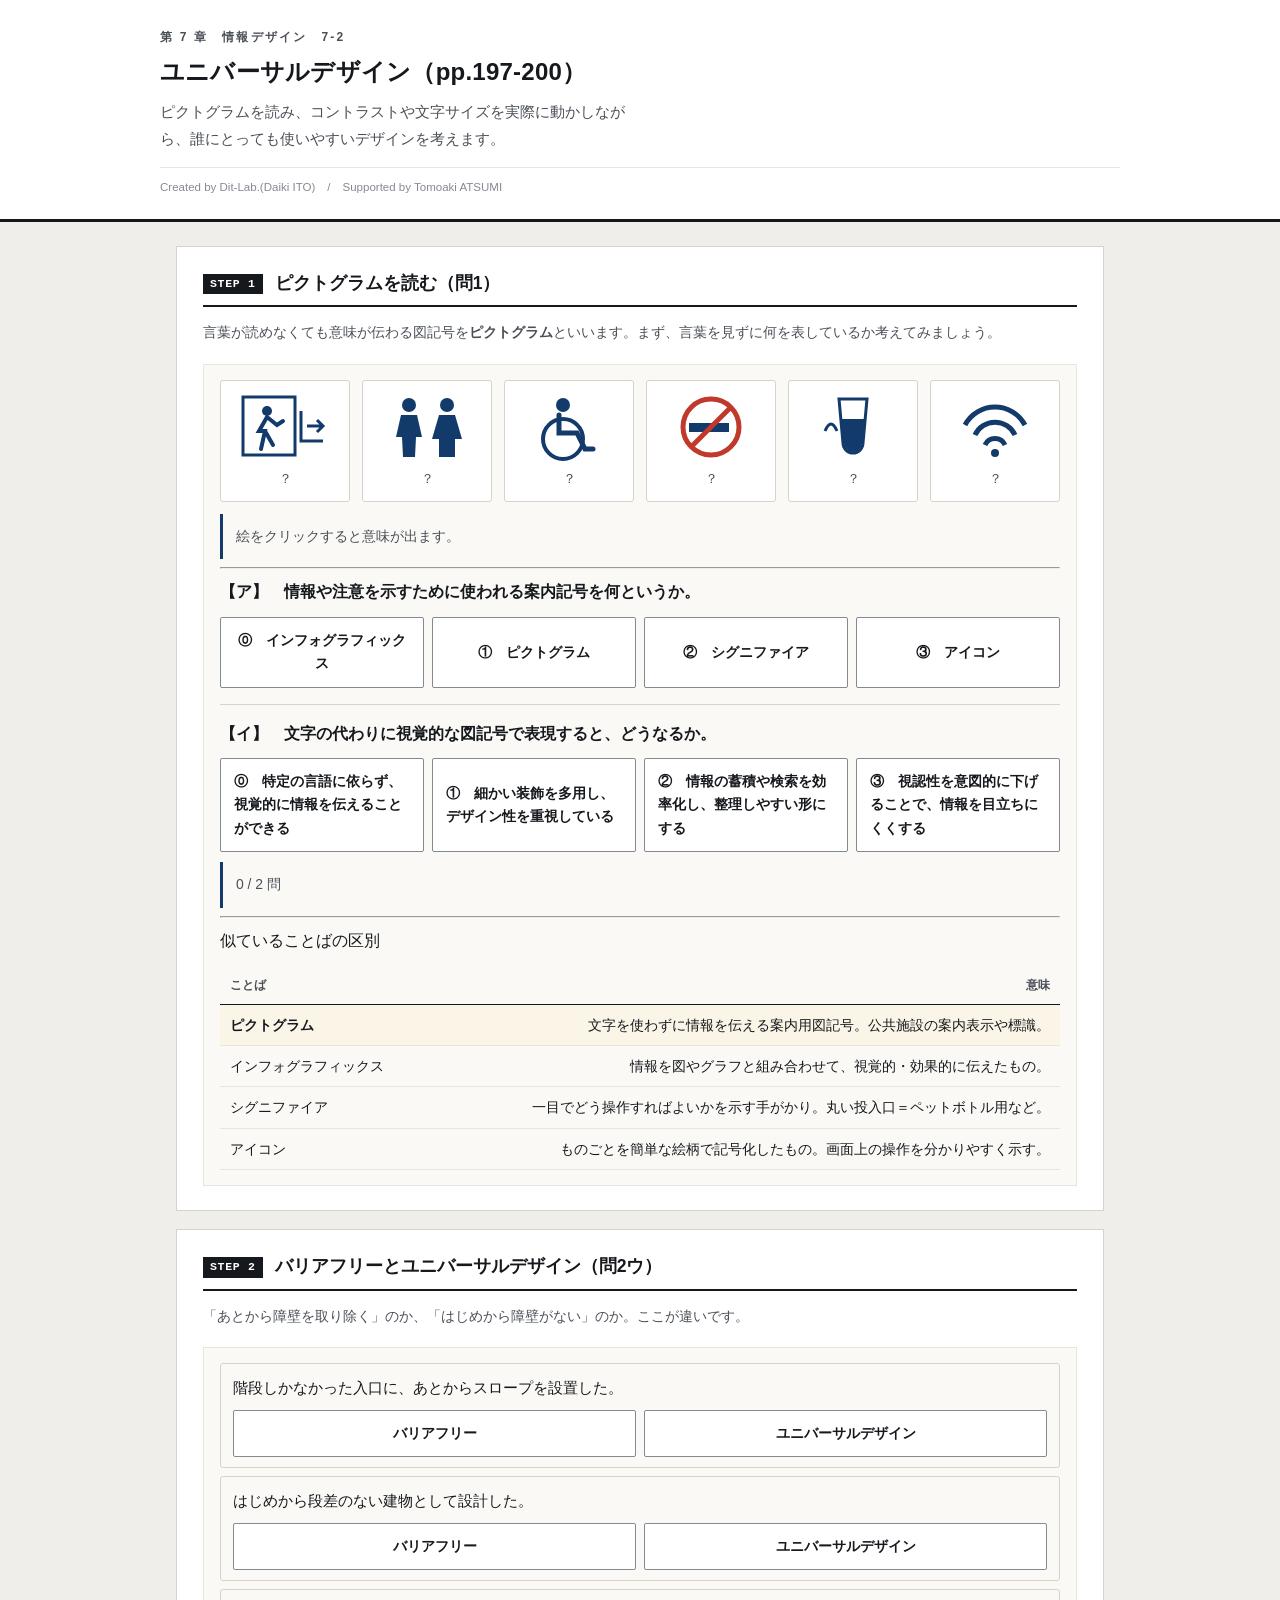
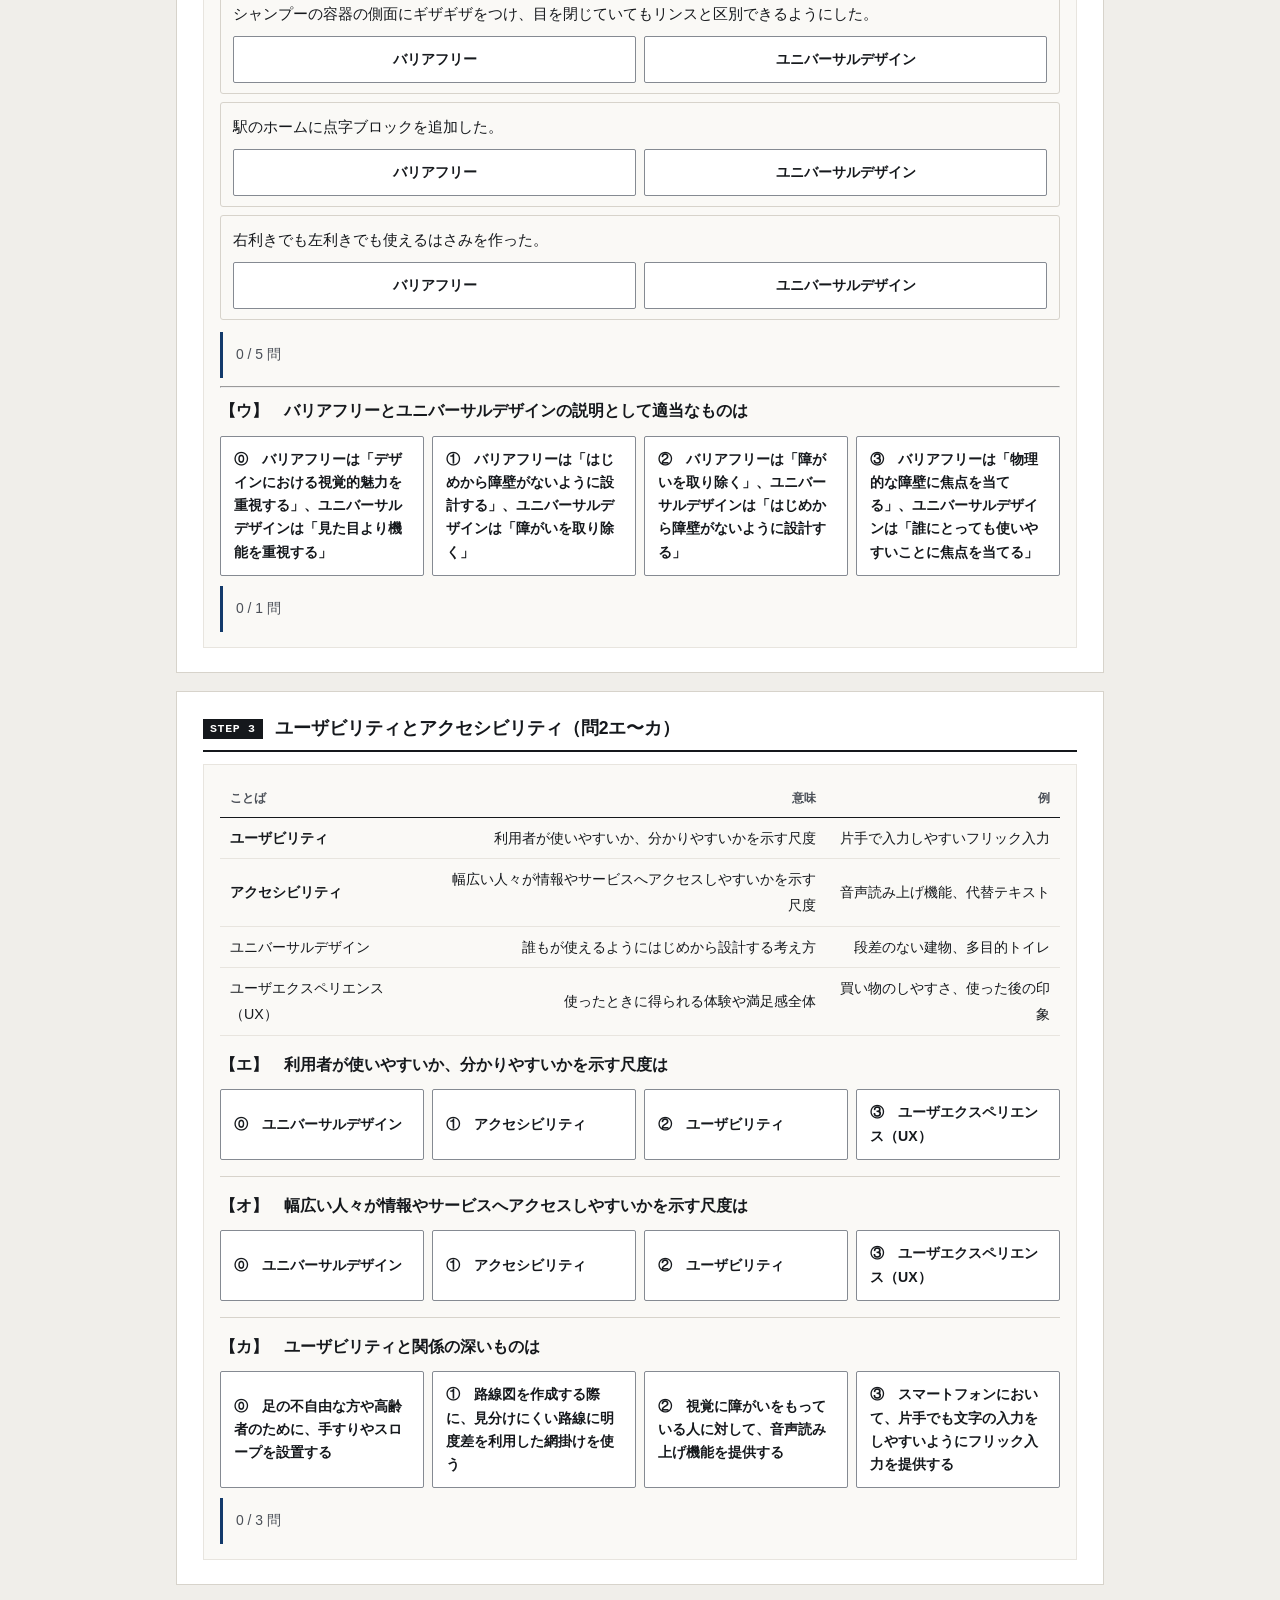
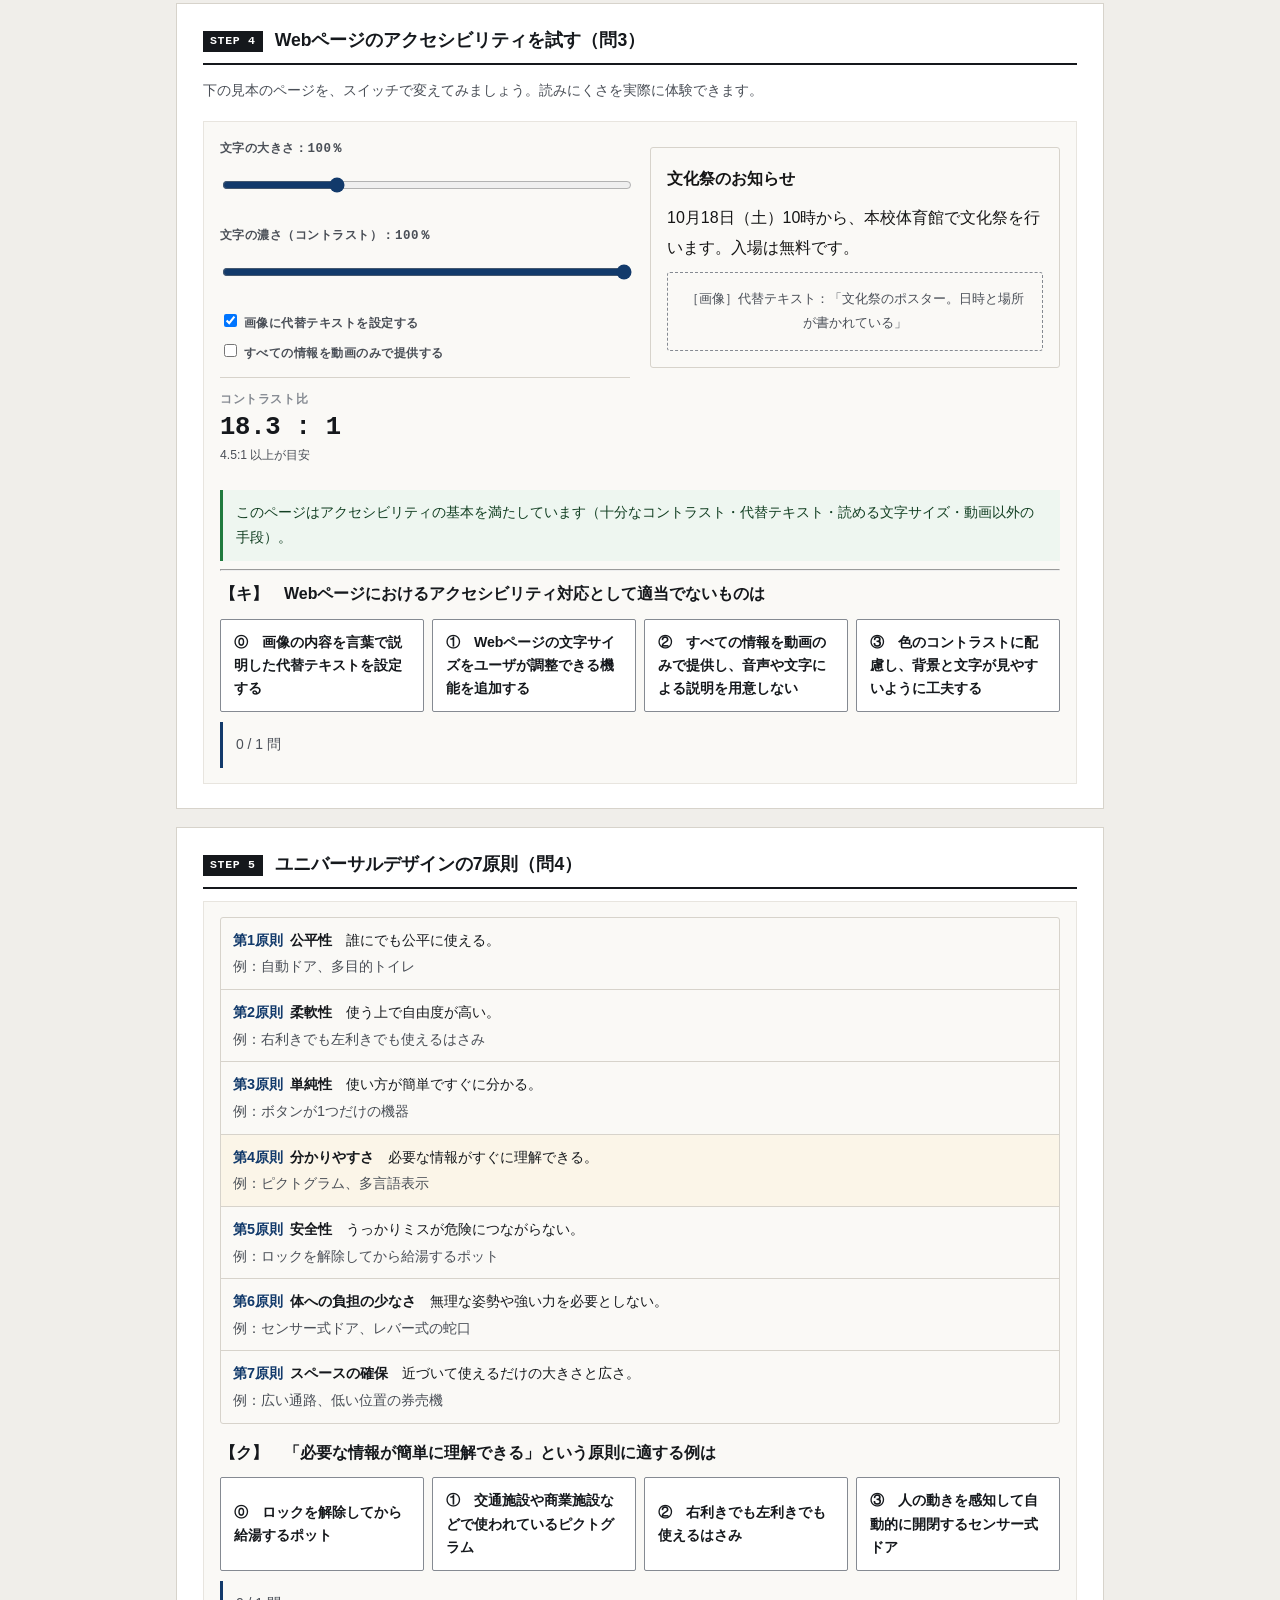
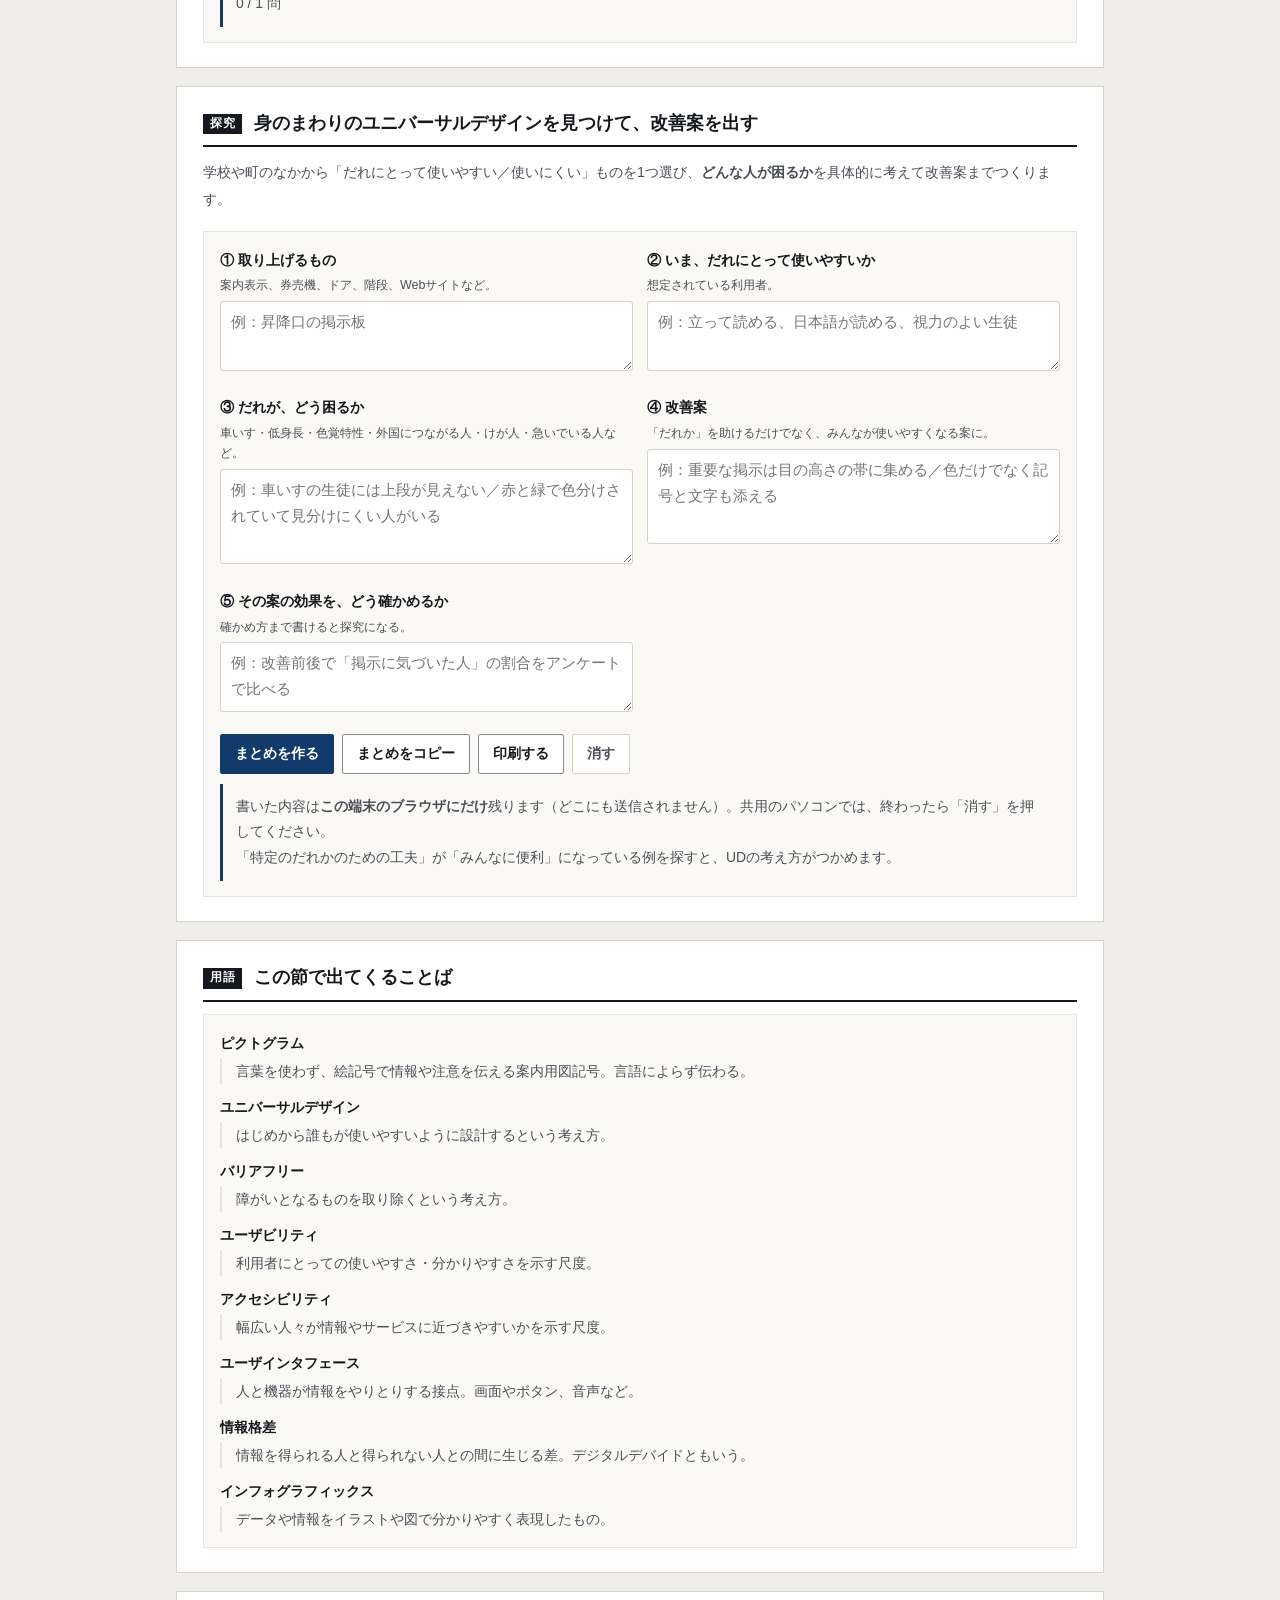
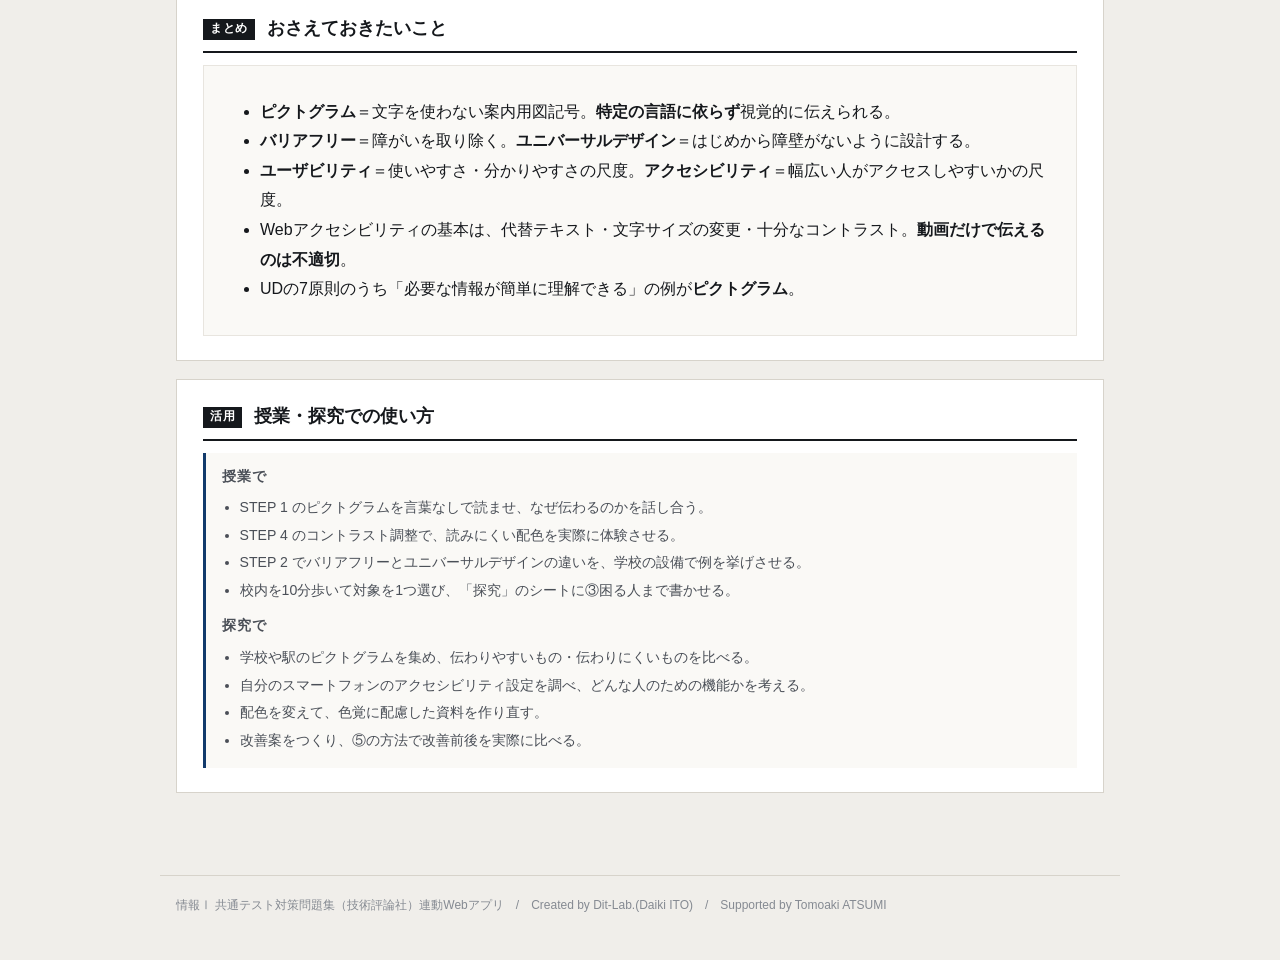
<file: index.html>
<!DOCTYPE html>
<html lang="ja">
<head>
<meta charset="UTF-8">
<meta name="viewport" content="width=device-width, initial-scale=1.0">
<title>ユニバーサルデザイン｜情報Ⅰ共通テスト対策問題集</title>
<meta name="description" content="ピクトグラムを読み、コントラストや文字サイズを実際に動かしながら、誰にとっても使いやすいデザインを考えます。">
<link rel="icon" href="data:image/svg+xml,%3Csvg xmlns=%22http://www.w3.org/2000/svg%22 viewBox=%220 0 32 32%22%3E%3Crect width=%2232%22 height=%2232%22 fill=%22%2315181c%22/%3E%3Ctext x=%2216%22 y=%2222%22 font-size=%2218%22 font-family=%22monospace%22 fill=%22%23fff%22 text-anchor=%22middle%22%3E01%3C/text%3E%3C/svg%3E">
<link rel="stylesheet" href="css/style.css?v=88681cd4">
<link rel="stylesheet" href="css/app.css?v=06a4de82">
</head>
<body>

<header class="app-header">
  <div class="inner">
    <span class="eyebrow">第 7 章　情報デザイン　7-2</span>
    <h1>ユニバーサルデザイン（pp.197-200）</h1>
    <p class="lead">ピクトグラムを読み、コントラストや文字サイズを実際に動かしながら、誰にとっても使いやすいデザインを考えます。</p>
    <p class="credit">Created by Dit-Lab.(Daiki ITO)　/　Supported by Tomoaki ATSUMI</p>
  </div>
</header>

<main class="wrap">
  <section class="step" id="step1">
    <h2><span class="no">STEP 1</span>ピクトグラムを読む（問1）</h2>
    <p class="desc">言葉が読めなくても意味が伝わる図記号を<strong>ピクトグラム</strong>といいます。まず、言葉を見ずに何を表しているか考えてみましょう。</p>
    <div class="panel">
      <div class="pictos" id="pictoBox"></div>
      <div class="note info" id="pictoNote" style="margin-top:12px">絵をクリックすると意味が出ます。</div>
      <hr class="sep">
      <div id="q1Box"></div>
      <div class="note" id="q1Note" style="margin-top:10px"></div>
      <hr class="sep">
      <p class="qhead">似ていることばの区別</p>
      <div class="tbl-scroll"><table class="tbl" id="termTable"></table></div>
    </div>
  </section>

  <section class="step" id="step2">
    <h2><span class="no">STEP 2</span>バリアフリーとユニバーサルデザイン（問2ウ）</h2>
    <p class="desc">「あとから障壁を取り除く」のか、「はじめから障壁がない」のか。ここが違いです。</p>
    <div class="panel">
      <div id="udBox"></div>
      <div class="note" id="udNote" style="margin-top:12px"></div>
      <hr class="sep">
      <div id="q2Box"></div>
      <div class="note" id="q2Note" style="margin-top:10px"></div>
    </div>
  </section>

  <section class="step" id="step3">
    <h2><span class="no">STEP 3</span>ユーザビリティとアクセシビリティ（問2エ〜カ）</h2>
    <div class="panel">
      <div class="tbl-scroll"><table class="tbl" id="uaTable"></table></div>
      <div id="q3Box" style="margin-top:14px"></div>
      <div class="note" id="q3Note" style="margin-top:10px"></div>
    </div>
  </section>

  <section class="step" id="step4">
    <h2><span class="no">STEP 4</span>Webページのアクセシビリティを試す（問3）</h2>
    <p class="desc">下の見本のページを、スイッチで変えてみましょう。読みにくさを実際に体験できます。</p>
    <div class="panel">
      <div class="grid c2">
        <div>
          <label class="fld" for="fsz">文字の大きさ：<span class="mono" id="fszV">100</span>％</label>
          <input type="range" id="fsz" min="70" max="180" step="5" value="100">
          <label class="fld" for="ctr" style="margin-top:12px">文字の濃さ（コントラスト）：<span class="mono" id="ctrV">100</span>％</label>
          <input type="range" id="ctr" min="0" max="100" step="5" value="100">
          <label class="fld" style="margin-top:12px"><input type="checkbox" id="altOn" checked> 画像に代替テキストを設定する</label>
          <label class="fld" style="margin-top:6px"><input type="checkbox" id="movieOnly"> すべての情報を動画のみで提供する</label>
          <div class="metrics" style="margin-top:12px">
            <div class="metric"><div class="k">コントラスト比</div><div class="v ratio" id="ratioV">—</div><div class="s">4.5:1 以上が目安</div></div>
          </div>
        </div>
        <div>
          <div class="demo" id="demoBox"></div>
        </div>
      </div>
      <div class="note" id="a11yNote" style="margin-top:12px"></div>
      <hr class="sep">
      <div id="q4Box"></div>
      <div class="note" id="q4Note" style="margin-top:10px"></div>
    </div>
  </section>

  <section class="step" id="step5">
    <h2><span class="no">STEP 5</span>ユニバーサルデザインの7原則（問4）</h2>
    <div class="panel">
      <div class="ud7" id="ud7Box"></div>
      <div id="q5Box" style="margin-top:14px"></div>
      <div class="note" id="q5Note" style="margin-top:10px"></div>
    </div>
  </section>

  <section class="step wsprint" id="wsSec">
    <h2><span class="no">探究</span>身のまわりのユニバーサルデザインを見つけて、改善案を出す</h2>
    <p class="desc">学校や町のなかから「だれにとって使いやすい／使いにくい」ものを1つ選び、<strong>どんな人が困るか</strong>を具体的に考えて改善案までつくります。</p>
    <div class="panel"><div id="wsBox"></div></div>
  </section>

  <section class="step" id="glossary">
    <h2><span class="no">用語</span>この節で出てくることば</h2>
    <div class="panel"><div id="glossBox"></div></div>
  </section>

  <section class="step" id="wrap">
    <h2><span class="no">まとめ</span>おさえておきたいこと</h2>
    <div class="panel">
      <ul class="bullets">
        <li><strong>ピクトグラム</strong>＝文字を使わない案内用図記号。<strong>特定の言語に依らず</strong>視覚的に伝えられる。</li>
        <li><strong>バリアフリー</strong>＝障がいを取り除く。<strong>ユニバーサルデザイン</strong>＝はじめから障壁がないように設計する。</li>
        <li><strong>ユーザビリティ</strong>＝使いやすさ・分かりやすさの尺度。<strong>アクセシビリティ</strong>＝幅広い人がアクセスしやすいかの尺度。</li>
        <li>Webアクセシビリティの基本は、代替テキスト・文字サイズの変更・十分なコントラスト。<strong>動画だけで伝えるのは不適切</strong>。</li>
        <li>UDの7原則のうち「必要な情報が簡単に理解できる」の例が<strong>ピクトグラム</strong>。</li>
      </ul>
    </div>
  </section>

  <section class="step">
    <h2><span class="no">活用</span>授業・探究での使い方</h2>
    <div class="use-note">
      <h3>授業で</h3>
      <ul>
        <li>STEP 1 のピクトグラムを言葉なしで読ませ、なぜ伝わるのかを話し合う。</li>
        <li>STEP 4 のコントラスト調整で、読みにくい配色を実際に体験させる。</li>
        <li>STEP 2 でバリアフリーとユニバーサルデザインの違いを、学校の設備で例を挙げさせる。</li>
        <li>校内を10分歩いて対象を1つ選び、「探究」のシートに③困る人まで書かせる。</li>
      </ul>
      <h3 style="margin-top:12px">探究で</h3>
      <ul>
        <li>学校や駅のピクトグラムを集め、伝わりやすいもの・伝わりにくいものを比べる。</li>
        <li>自分のスマートフォンのアクセシビリティ設定を調べ、どんな人のための機能かを考える。</li>
        <li>配色を変えて、色覚に配慮した資料を作り直す。</li>
        <li>改善案をつくり、⑤の方法で改善前後を実際に比べる。</li>
      </ul>
    </div>
  </section>

</main>

<footer class="app-footer">
  情報Ⅰ 共通テスト対策問題集（技術評論社）連動Webアプリ　/　Created by Dit-Lab.(Daiki ITO)　/　Supported by Tomoaki ATSUMI
</footer>

<script src="js/terms.js?v=a39c841d"></script>
<script src="js/worksheet.js?v=b6f4e4b3"></script>
<script src="js/app.js?v=9d6d4cb1"></script>
</body>
</html>
</file>
<file: css/style.css>
/* =========================================================
   情報Ⅰ 共通テスト対策問題集 — Web アプリ共通スタイル
   紙面（参考書）に寄せた設計。装飾色は使わず、色は意味を持つときだけ。
   ========================================================= */

:root{
  --paper:#ffffff;
  --paper-2:#faf9f6;      /* うすい紙 */
  --bg:#f0eeea;           /* 台紙 */
  --ink:#15181c;
  --ink-2:#4a4f57;
  --ink-3:#858a92;
  --rule:#d7d3cb;
  /* 旧名のまま書かれているアプリ用の別名（未定義だと枠線や文字色が消えるため） */
  --line: var(--rule);
  --muted: var(--ink-2);
  --sans: var(--font);         /* 罫線 */
  --rule-2:#e8e5df;
  --accent:#123a6b;       /* 濃紺。主要操作と現在地だけに使う */
  --accent-w:#e9eef6;
  --zero:#c0392b;         /* 左＝0 */
  --one:#1d4ed8;          /* 右＝1 */
  --ok:#1f7a3d;   --ok-bg:#eef6f0;
  --ng:#b3261e;   --ng-bg:#fbefee;
  --warn:#8a5a00; --warn-bg:#fbf5e8;
  --font:"Hiragino Kaku Gothic ProN","Hiragino Sans","Yu Gothic Medium","Yu Gothic",
         "Noto Sans JP",Meiryo,-apple-system,BlinkMacSystemFont,sans-serif;
  --mono:"SFMono-Regular",Menlo,Consolas,"Courier New",monospace;
}

*{box-sizing:border-box}
[hidden]{display:none !important}
html{-webkit-text-size-adjust:100%}
body{
  margin:0; background:var(--bg); color:var(--ink);
  font-family:var(--font); font-size:16px; line-height:1.85;
  font-feature-settings:"palt" 1;
}
h1,h2,h3,h4{line-height:1.45; margin:0; font-weight:700}
p{margin:0 0 .75em} p:last-child{margin-bottom:0}
a{color:var(--accent)}

/* ---------- 標題 ---------- */
.app-header{background:var(--paper); border-bottom:3px solid var(--ink); padding:26px 20px 20px}
.app-header .inner{max-width:960px; margin:0 auto}
.app-header .eyebrow{
  font-size:.75rem; font-weight:700; color:var(--ink-2); letter-spacing:.18em;
  display:block; margin-bottom:7px;
}
.app-header h1{font-size:1.5rem; letter-spacing:.01em}
.app-header .lead{font-size:.92rem; color:var(--ink-2); margin-top:9px; max-width:60ch}
.app-header .credit{
  font-size:.72rem; color:var(--ink-3); margin-top:14px;
  padding-top:9px; border-top:1px solid var(--rule-2);
}

/* ---------- 版面 ---------- */
.wrap{max-width:960px; margin:0 auto; padding:24px 16px 64px}
.step{background:var(--paper); border:1px solid var(--rule); padding:24px 26px; margin-bottom:18px}
.step > h2{
  display:flex; align-items:baseline; gap:12px; font-size:1.1rem;
  padding-bottom:9px; border-bottom:2px solid var(--ink); margin-bottom:12px;
}
.step > h2 .no{
  flex:none; font-family:var(--mono); font-size:.72rem; font-weight:700;
  background:var(--ink); color:var(--paper); padding:2px 7px; letter-spacing:.06em;
  position:relative; top:-2px;
}
.step > .desc{color:var(--ink-2); font-size:.9rem; margin-bottom:18px}
.step[hidden]{display:none}

.grid{display:grid; gap:20px}
.grid > *{min-width:0}          /* 子の中身で列が広がるのを防ぐ */
@media(min-width:800px){ .grid.c2{grid-template-columns:1fr 1fr} }
@media(min-width:800px){ .grid.c21{grid-template-columns:1.45fr 1fr} }

.panel{border:1px solid var(--rule-2); background:var(--paper-2); padding:15px 16px; min-width:0}
.panel > h3{
  font-size:.8rem; font-weight:700; color:var(--ink-2); letter-spacing:.08em;
  margin-bottom:12px; padding-bottom:6px; border-bottom:1px solid var(--rule);
}

/* ---------- 部品 ---------- */
.btn{
  appearance:none; border:1px solid var(--ink-3); background:var(--paper); color:var(--ink);
  font-family:inherit; font-size:.88rem; font-weight:700; padding:8px 14px;
  border-radius:2px; cursor:pointer; min-height:40px; line-height:1.4;
  transition:background .12s, border-color .12s, color .12s;
}
.btn:hover:not(:disabled){background:var(--accent-w); border-color:var(--accent); color:var(--accent)}
.btn:disabled{opacity:.35; cursor:not-allowed}
.btn.primary{background:var(--accent); color:var(--paper); border-color:var(--accent)}
.btn.primary:hover:not(:disabled){background:#0d2c53; color:var(--paper)}
.btn.ghost{border-color:var(--rule); color:var(--ink-2)}
.btn.sm{font-size:.8rem; padding:5px 10px; min-height:34px}
.btn-row{display:flex; flex-wrap:wrap; gap:8px; align-items:center}

/* タブ（見出し下線式） */
.seg{display:flex; gap:0; border-bottom:1px solid var(--rule)}
.seg button{
  appearance:none; border:0; background:transparent; font-family:inherit; font-size:.88rem;
  font-weight:700; color:var(--ink-3); padding:9px 4px; margin-right:26px; cursor:pointer;
  border-bottom:3px solid transparent; margin-bottom:-1px; min-height:40px;
}
.seg button:hover{color:var(--ink-2)}
.seg button[aria-pressed="true"]{color:var(--ink); border-bottom-color:var(--accent)}

label.fld{display:block; font-size:.78rem; font-weight:700; color:var(--ink-2); margin-bottom:5px; letter-spacing:.04em}
input[type=text], textarea, input[type=number]{
  width:100%; font-family:inherit; font-size:1rem; color:var(--ink);
  border:1px solid var(--ink-3); border-radius:2px; padding:9px 11px;
  background:var(--paper); min-height:42px;
}
input:focus, textarea:focus{outline:2px solid var(--accent); outline-offset:-1px; border-color:var(--accent)}
.btn:focus-visible, .seg button:focus-visible, .node-card:focus-visible{outline:2px solid var(--accent); outline-offset:2px}
textarea{resize:vertical; line-height:1.7}
.mono{font-family:var(--mono)}

table.tbl{width:100%; border-collapse:collapse; font-size:.89rem}
table.tbl th, table.tbl td{border-bottom:1px solid var(--rule-2); padding:7px 10px; text-align:right}
table.tbl th:first-child, table.tbl td:first-child{text-align:left}
table.tbl thead th{border-bottom:1.5px solid var(--ink); font-size:.76rem; color:var(--ink-2); font-weight:700; white-space:nowrap}
.tbl-scroll{overflow-x:auto; -webkit-overflow-scrolling:touch; max-width:100%}

.note{padding:10px 13px; font-size:.87rem; border-left:3px solid var(--ink-3); background:var(--paper-2); overflow-wrap:break-word; word-break:break-word}
.note.ok{background:var(--ok-bg); border-left-color:var(--ok); color:#123f22}
.note.ng{background:var(--ng-bg); border-left-color:var(--ng); color:#6d1a15}
.note.info{background:var(--paper-2); border-left-color:var(--accent); color:var(--ink-2)}
.note.warn{background:var(--warn-bg); border-left-color:var(--warn); color:#5c3d00}
.note[hidden]{display:none}

.badge{
  display:inline-block; font-size:.72rem; font-weight:700; padding:1px 7px;
  border:1px solid var(--rule); color:var(--ink-2); background:var(--paper); letter-spacing:.04em;
}

/* 数値は罫線で仕切るだけ。カードにしない */
.metrics{display:flex; flex-wrap:wrap; gap:0; border-top:1px solid var(--rule)}
.metric{flex:1 1 130px; padding:11px 14px 11px 0; border-right:1px solid var(--rule-2)}
.metric:last-child{border-right:0}
.metric .k{font-size:.74rem; color:var(--ink-3); font-weight:700; letter-spacing:.05em}
.metric .v{font-size:1.6rem; font-weight:700; line-height:1.3; font-family:var(--mono); letter-spacing:-.01em}
.metric .s{font-size:.76rem; color:var(--ink-2)}

.bit0{color:var(--zero); font-weight:700}
.bit1{color:var(--one); font-weight:700}

.app-footer{
  max-width:960px; margin:0 auto; padding:18px 16px 44px; color:var(--ink-3);
  font-size:.75rem; border-top:1px solid var(--rule);
}
.sr-only{position:absolute;width:1px;height:1px;overflow:hidden;clip:rect(0 0 0 0);white-space:nowrap}

@media(max-width:640px){
  body{font-size:15px}
  .app-header{padding:20px 16px 16px}
  .app-header h1{font-size:1.16rem}
  .wrap{padding:16px 12px 52px}
  .step{padding:18px 15px}
  .seg button{margin-right:18px; font-size:.84rem}
  .metric{flex-basis:50%; border-right:0}
}
@media (prefers-reduced-motion:reduce){ *{animation:none!important; transition:none!important} }

/* ---------- 自分のデータ・共有・印刷 ---------- */
.toolbar{display:flex; flex-wrap:wrap; gap:8px; align-items:center; margin-top:12px;
  padding-top:12px; border-top:1px solid var(--rule-2)}
.toolbar .hint{font-size:.78rem; color:var(--ink-3)}
.paste-area{width:100%; min-height:110px; font-family:var(--mono); font-size:.86rem}
.use-note{background:var(--paper-2); border-left:3px solid var(--accent); padding:14px 16px; font-size:.88rem}
.use-note h3{font-size:.86rem; letter-spacing:.06em; margin-bottom:8px; color:var(--ink-2)}
.use-note ol, .use-note ul{margin:0; padding-left:1.25em; line-height:1.95; color:var(--ink-2)}

@media print{
  body{background:#fff}
  .app-header{border-bottom:2px solid #000}
  .step{border:1px solid #bbb; break-inside:avoid; page-break-inside:avoid; margin-bottom:12px}
  .btn, .seg, .toolbar, input[type=range]{display:none !important}
  .note{border-left-width:2px}
  a[href]:after{content:""}
}

/* ---------- 入力グリッド ---------- */
.dg-scroll{overflow:auto; -webkit-overflow-scrolling:touch; border:1px solid var(--rule); background:var(--paper); max-height:420px}
table.dg{border-collapse:collapse; font-family:var(--mono); font-size:.9rem; min-width:100%}
table.dg th, table.dg td{border:1px solid var(--rule-2); padding:0}
table.dg thead th{background:var(--paper-2); position:sticky; top:0; z-index:2}
table.dg .dg-n{background:var(--paper-2); color:var(--ink-3); font-size:.76rem; font-weight:400;
  text-align:center; min-width:34px; padding:0 4px; position:sticky; left:0; z-index:1}
table.dg .dg-corner{background:var(--paper-2); min-width:34px; position:sticky; left:0; z-index:3}
table.dg .dg-act{background:var(--paper-2); width:34px}
.dg-h, .dg-c{width:100%; min-width:96px; border:0; background:transparent; font-family:inherit;
  font-size:.9rem; padding:8px 9px; color:var(--ink); min-height:38px}
.dg-h{font-weight:700; font-family:var(--font); font-size:.82rem; color:var(--ink-2)}
.dg-c.num{text-align:right}
.dg-c:focus, .dg-h:focus{outline:2px solid var(--accent); outline-offset:-2px; background:var(--accent-w)}
.dg-del{border:0; background:transparent; color:var(--ink-3); cursor:pointer; width:32px; height:34px; font-size:1rem}
.dg-del:hover{color:var(--ng)}
.dg-tools{display:flex; flex-wrap:wrap; gap:8px; align-items:center; margin-top:10px}
.dg-hint{font-size:.76rem; color:var(--ink-3)}

/* ---------- ファイル読み込み ---------- */
.filebox{display:flex; flex-wrap:wrap; gap:10px; align-items:center; padding:12px;
  border:1px dashed var(--rule); background:var(--paper-2)}
.filebox input[type=file]{font-size:.85rem; font-family:inherit; max-width:100%}
.filebox .sel{max-width:220px}
.filelabel{display:inline-flex; align-items:center; gap:6px; font-size:.85rem; font-weight:700;
  border:1px solid var(--ink-3); background:var(--paper); padding:8px 14px; border-radius:2px; cursor:pointer; min-height:40px}
.filelabel:hover{border-color:var(--accent); color:var(--accent); background:var(--accent-w)}
.filelabel input{display:none}

/* ---------- 用語解説 ---------- */
.term{position:relative; border-bottom:1.5px dotted var(--accent); cursor:help; color:var(--accent); font-weight:700}
.term .term-pop{display:none; position:absolute; left:0; top:1.7em; z-index:50; width:min(300px,78vw);
  background:var(--paper); border:1px solid var(--ink-3); box-shadow:0 6px 20px rgba(0,0,0,.14);
  padding:10px 12px; font-size:.82rem; font-weight:400; color:var(--ink-2); line-height:1.75;
  border-left:3px solid var(--accent); cursor:auto; text-align:left}
.term .term-pop b{display:block; color:var(--ink); font-size:.86rem; margin-bottom:3px}
.term.open .term-pop{display:block}
dl.gloss{margin:0; font-size:.88rem}
dl.gloss dt{font-weight:700; color:var(--ink); margin-top:10px}
dl.gloss dt:first-child{margin-top:0}
dl.gloss dd{margin:2px 0 0; color:var(--ink-2); line-height:1.85; padding-left:1em; border-left:2px solid var(--rule-2)}
@media print{ .term{border-bottom:0; color:inherit} .term .term-pop{display:none !important} }

/* ---------- スマホ・タブレット ---------- */
@media (max-width:1024px){
  /* iOS で入力時に画面が勝手に拡大するのを防ぐ（16px 未満だとズームする） */
  input[type=text], input[type=number], textarea, select, .dg-c, .dg-h{ font-size:16px }
  .dg-c, .dg-h{ min-width:110px }
}
@media (max-width:820px){
  .grid.c2,.grid.c21{grid-template-columns:1fr}
  .dg-scroll{max-height:340px}
  .filebox{flex-direction:column; align-items:stretch}
  .filebox .sel{max-width:100%}
  .term .term-pop{left:auto; right:0; width:min(280px,86vw)}
}
@media (max-width:480px){
  .step > h2{font-size:1rem; flex-wrap:wrap}
  .metrics{gap:0}
  .metric{flex-basis:50%; padding-right:10px}
  .metric .v{font-size:1.3rem}
  .btn{padding:8px 12px}
  .dg-tools{gap:6px}
  .dg-hint{width:100%}
}
/* タッチ操作でのスクロールを滑らかに */
.tbl-scroll, .dg-scroll, .tree-box{ -webkit-overflow-scrolling:touch; overscroll-behavior-x:contain }

/* 幅指定つきの入力欄がスマートフォンではみ出さないようにする */
input[type=text], input[type=number], input[type=search], textarea, select{ max-width:100% }
.btn-row > label{ min-width:0; max-width:100% }
.btn-row > label input, .btn-row > label select{ max-width:100% }

/* 共通：○×判定・並べかえ（quiz.js 用） */
.abcde{border:1px solid var(--rule); border-radius:3px; overflow:hidden}
.abcde > div{border-top:1px solid var(--rule); padding:10px 12px}
.abcde > div:first-child{border-top:0}
.abcde .st{display:flex; gap:10px; align-items:flex-start; flex-wrap:wrap}
.abcde .st .k{font-weight:700; font-family:var(--mono); min-width:1.4em}
.abcde .st .t{flex:1; min-width:12em}
.abcde .jb{display:flex; gap:6px}
.abcde .jb .btn{min-width:3.4em; padding:6px 10px; text-align:center}
.prep{display:grid; grid-template-columns:repeat(auto-fit,minmax(150px,1fr)); gap:10px; margin-top:10px}
.prep .slot{border:1px dashed var(--ink-3); border-radius:3px; padding:10px; min-height:92px; background:var(--paper)}
.prep .slot.filled{border-style:solid}
.prep .slot .tag{font:700 .74rem/1.4 var(--mono); color:var(--accent); display:block; margin-bottom:6px}
.prep .slot .txt{font-size:.86rem; line-height:1.7}
.cards{display:flex; flex-wrap:wrap; gap:8px; margin-top:10px}
.cards .c{border:1px solid var(--ink-3); border-radius:3px; padding:9px 12px; background:var(--paper);
  cursor:pointer; font-size:.88rem; max-width:100%; text-align:left; font-family:inherit; color:var(--ink)}
.cards .c:hover{background:var(--warn-bg)}
.cards .c.used{opacity:.35; pointer-events:none}

/* --- 予想してから実行 --- */
.pmark{display:inline-block; background:var(--accent); color:#fff; font-size:.7rem; font-weight:700;
  letter-spacing:.08em; padding:2px 7px; border-radius:2px; margin-right:8px; vertical-align:2px}
input.pin{font-size:1.05rem; padding:7px 10px; border:1px solid var(--rule); border-radius:3px;
  width:9em; max-width:100%; background:#fff}
.btn-row .unit{color:var(--muted); font-size:.9rem}
.choice4 .btn.on{border-color:var(--accent); box-shadow:inset 0 0 0 1px var(--accent); font-weight:700}
/* 設問文の見出し（flex ではなく通常の段落。.qhead は左右振り分け用なので用途が別） */
.pq{margin:0 0 10px; font-weight:700; line-height:1.85}

/* --- 自分のテーマでやってみる（ワークシート） --- */
.wsheet{display:grid; gap:14px}
@media(min-width:760px){ .wsheet{grid-template-columns:1fr 1fr} }
.wsf{display:block}
.wsf .wsl{display:block; font-weight:700; font-size:.9rem; margin-bottom:3px}
.wsf .wsh{display:block; font-size:.78rem; color:var(--muted); margin-bottom:5px; line-height:1.6}
.wsf textarea{width:100%; max-width:100%; font:inherit; font-size:.92rem; line-height:1.75;
  padding:8px 10px; border:1px solid var(--rule); border-radius:3px; background:#fff; resize:vertical}
.wsf textarea:focus{outline:2px solid var(--accent); outline-offset:-2px}
.wsout{margin-top:14px; border:1px solid var(--ink-3); border-radius:3px; background:#fff; padding:16px 18px}
.wsout h4{margin:0 0 10px; font-size:1rem}
.wsout dl{margin:0}
.wsout dt{font-weight:700; font-size:.84rem; color:var(--accent); margin-top:10px}
.wsout dd{margin:2px 0 0; font-size:.92rem; line-height:1.85; white-space:pre-wrap}
.wsout .wsmsg{margin:10px 0 0; font-size:.86rem; color:var(--muted)}
@media print{
  .app-header, .btn-row, .step:not(.wsprint){ display:none !important }
  .wsout{border:none; padding:0}
}
</file>
<file: css/app.css>
.qhead{display:flex; justify-content:space-between; align-items:center; margin-bottom:12px}
.card-q{border:1px solid var(--rule); background:var(--paper); padding:18px; margin-bottom:14px}
.q-scene{font-size:1rem; font-weight:700; line-height:1.9}
.choice4{display:grid; gap:8px; grid-template-columns:repeat(auto-fit,minmax(160px,1fr))}
.choice4 .btn{text-align:left; line-height:1.65; padding:11px 13px}
.choice4 .btn.correct{background:var(--ok-bg); border-color:var(--ok); color:var(--ok)}
.choice4 .btn.wrong{background:var(--ng-bg); border-color:var(--ng); color:var(--ng)}
.choice4.locked{pointer-events:none}
.sel{width:100%; font-family:inherit; font-size:.95rem; padding:9px 11px; min-height:42px;
  border:1px solid var(--ink-3); border-radius:2px; background:var(--paper); color:var(--ink)}
input[type=range]{width:100%; accent-color:var(--accent); height:34px}
.why{font-size:.85rem; color:var(--ink-2); line-height:1.85}
.eqbox{font-family:var(--mono); font-size:1.02rem; font-weight:700; text-align:center; padding:14px;
  border:1px solid var(--rule); background:var(--paper-2); line-height:1.8}
.blankin{border:1.5px solid var(--accent); background:#fff; padding:6px 8px; text-align:center;
  font-family:var(--mono); min-height:38px; font-size:.95rem; max-width:120px}
.blankin.ok{border-color:var(--ok); background:var(--ok-bg)}
.blankin.ng{border-color:var(--ng); background:var(--ng-bg)}
table.tbl td .blankin{width:100%; max-width:none}

/* --- 7-2 ユニバーサルデザイン --- */
.pictos{display:grid;grid-template-columns:repeat(auto-fit,minmax(110px,1fr));gap:12px}
.pictos .p{border:1px solid var(--line);border-radius:3px;padding:10px;text-align:center;background:#fff;cursor:pointer}
.pictos .p:hover{background:var(--warn-bg)}
.pictos .p svg{width:100%;height:70px;display:block}
.pictos .p .nm{font-size:.8rem;margin-top:6px;color:var(--muted);min-height:1.4em}
.pictos .p.open .nm{color:var(--ink);font-weight:700}
.udrow{border:1px solid var(--line);border-radius:3px;padding:10px 12px;margin-bottom:8px}
.udrow .q{font-size:.94rem;margin-bottom:8px}
.demo{border:1px solid var(--line);border-radius:3px;padding:16px;margin-top:10px}
.demo p{margin:0 0 8px;line-height:1.9}
.demo .img{border:1px dashed var(--ink-3);border-radius:3px;padding:14px;text-align:center;font-size:.84rem;color:var(--muted)}
.ratio{font:700 1.1rem/1.4 var(--mono)}
.ud7{border:1px solid var(--line);border-radius:3px;overflow:hidden}
.ud7 > div{border-top:1px solid var(--line);padding:9px 12px;font-size:.9rem}
.ud7 > div:first-child{border-top:0}
.ud7 .n{font-weight:700;color:var(--accent);margin-right:.5em}
.ud7 > div.hi{background:var(--warn-bg)}
</file>
